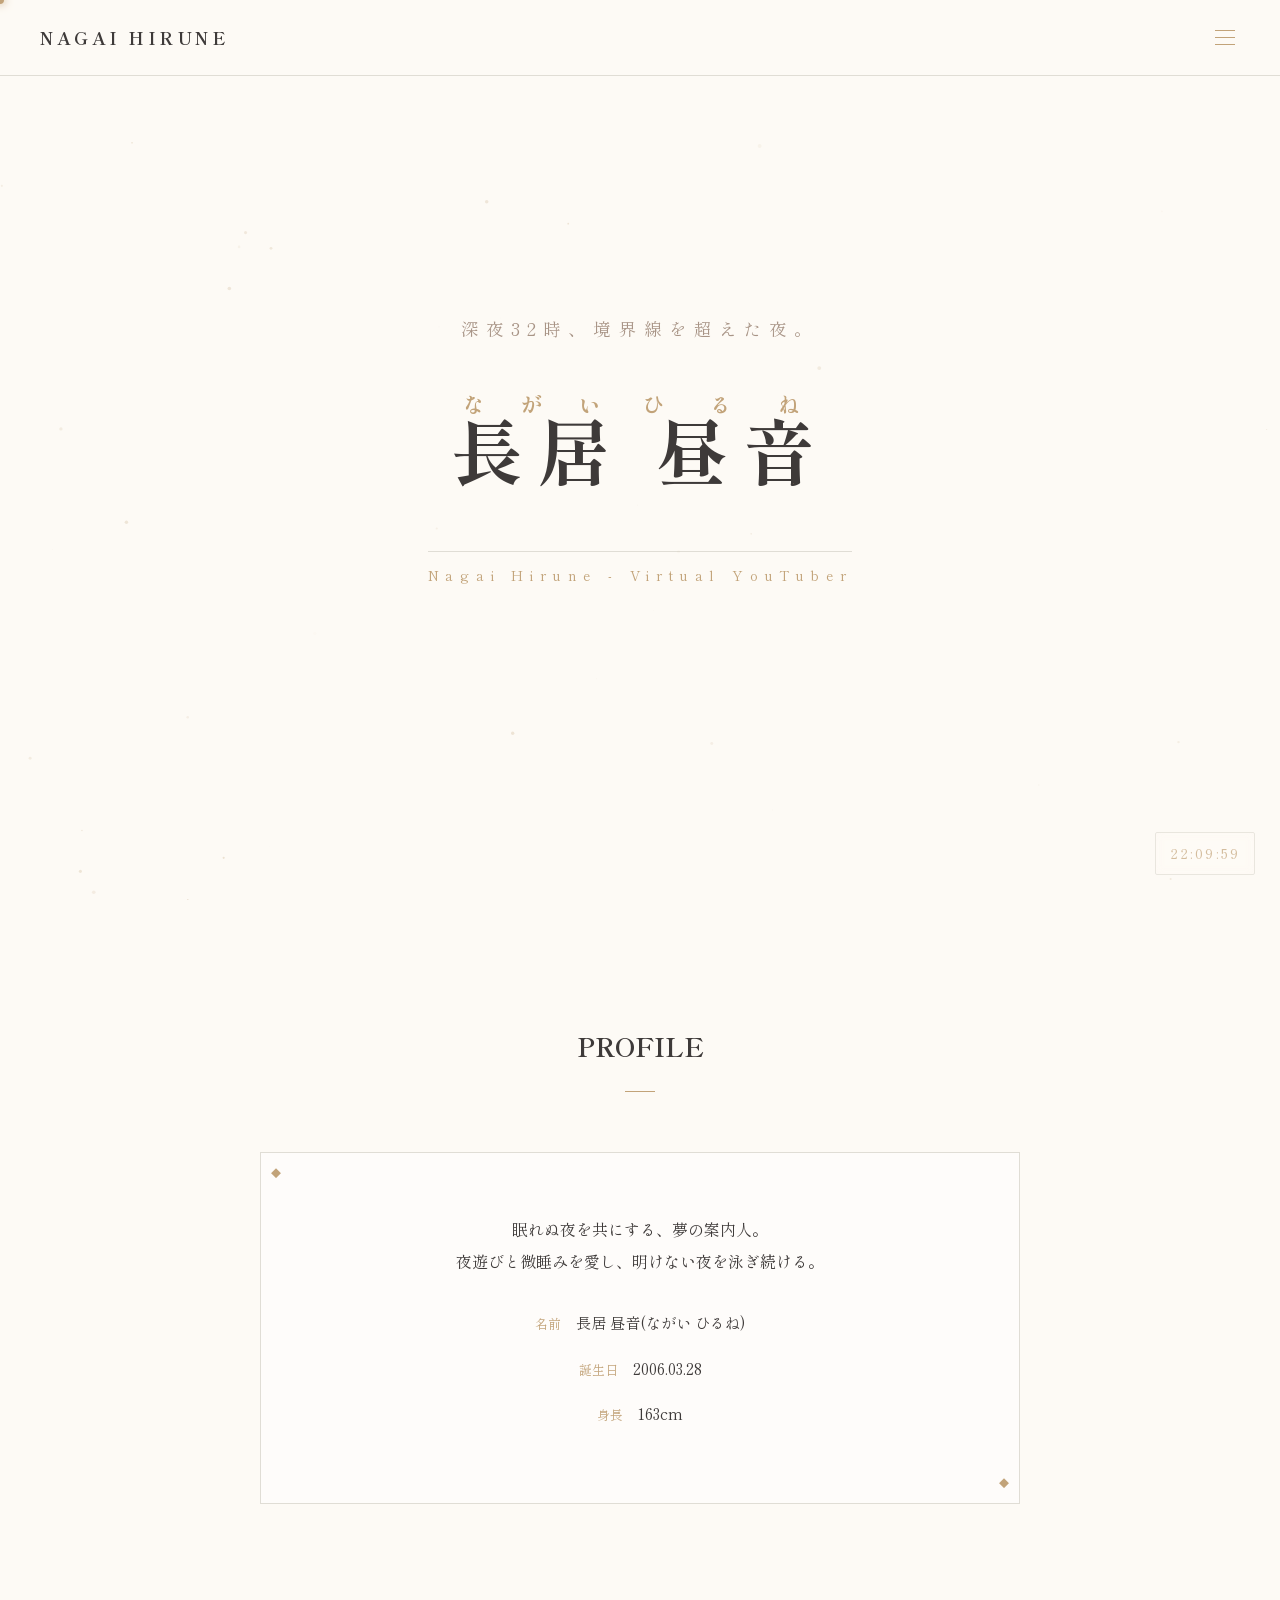
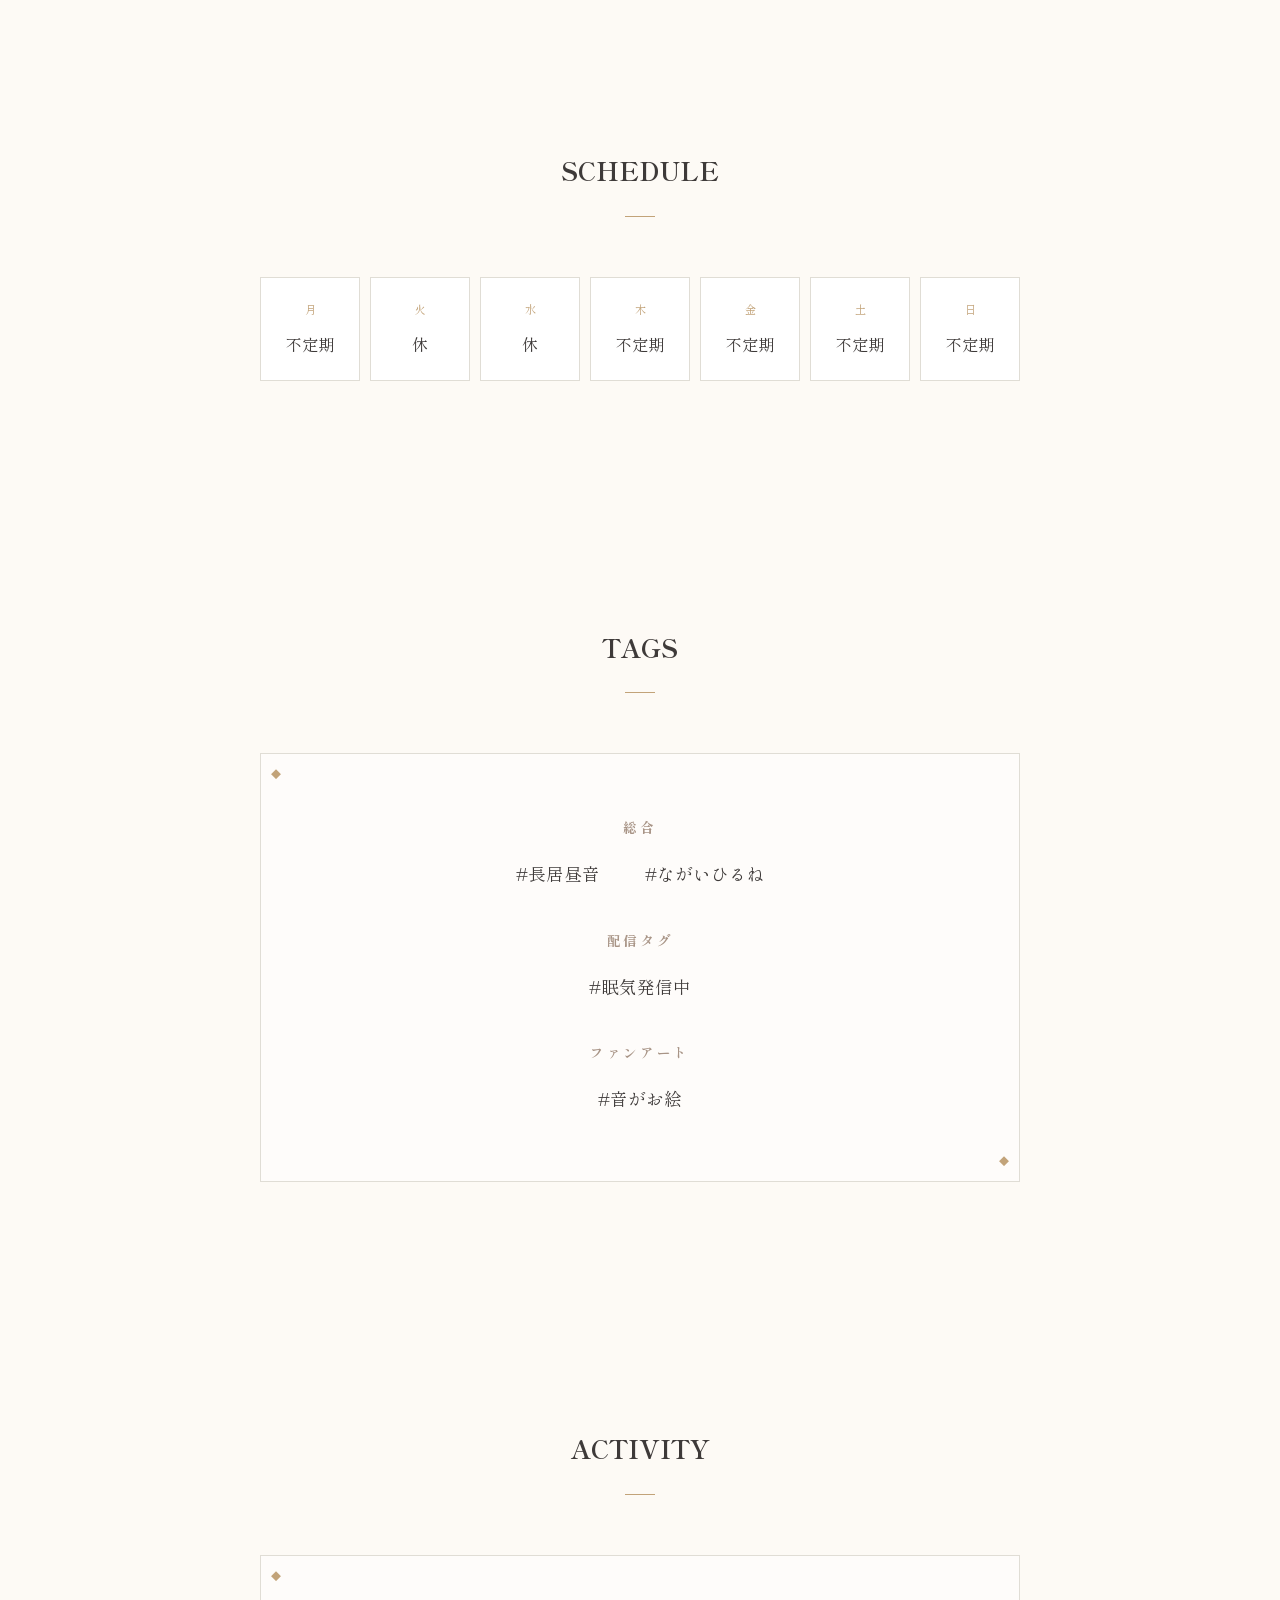
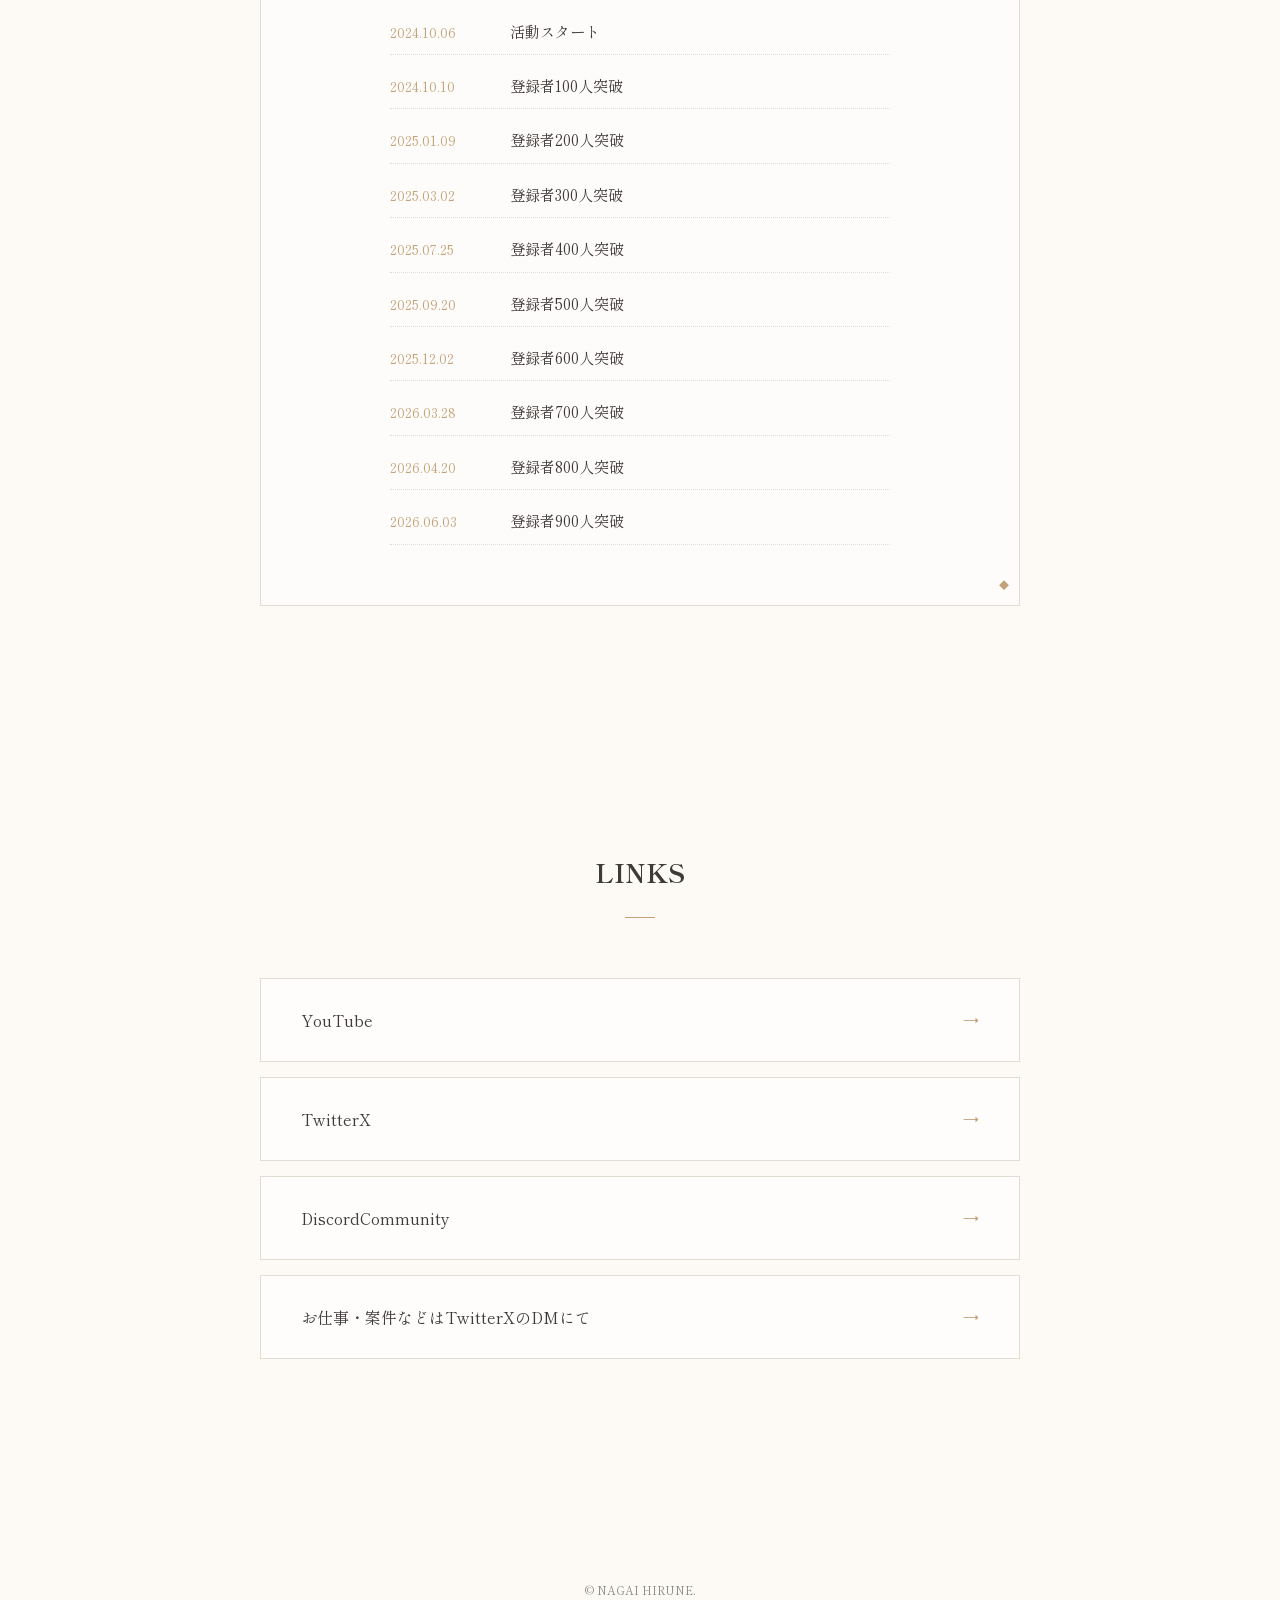
<file: index.html>
<!DOCTYPE html>
<html lang="ja">
<head>
    <meta charset="UTF-8">
    <meta name="viewport" content="width=device-width, initial-scale=1.0">
    <title>長居昼音 | Nagai Hirune - Official Site</title>
    
    <!-- Google Fonts -->
    <link rel="preconnect" href="https://fonts.googleapis.com">
    <link rel="preconnect" href="https://fonts.gstatic.com" crossorigin>
    <link href="https://fonts.googleapis.com/css2?family=Noto+Serif+JP:wght@400;700&family=Shippori+Mincho:wght@400;700&display=swap" rel="stylesheet">
    
    <link rel="stylesheet" href="style.css">
</head>
<body>
    <!-- カスタムカーソル（点） -->
    <div id="angel-cursor">
        <div class="cursor-pointer"></div>
    </div>

    <!-- 常駐時計（右下） -->
    <div id="digital-clock">00:00:00</div>

    <!-- 時報オーバーレイ（1時間ごと） -->
    <div id="time-signal">
        <div class="time-display">00:00</div>
        <div class="time-message">00:00になりました。</div>
    </div>

    <!-- ローディング -->
    <div id="loading">
        <div class="loading-icon"></div>
        <p>IMA LOADING...</p>
    </div>
    
    <canvas id="particle-canvas"></canvas>
    
    <header>
        <div class="logo">NAGAI HIRUNE</div>
        
        <!-- ハンバーガーメニュー制御用 -->
        <input type="checkbox" id="menu-btn-check">
        <label for="menu-btn-check" class="menu-btn">
            <span></span>
        </label>

        <!-- ナビゲーションメニュー -->
        <nav class="nav-content">
            <div class="nav-inner">
                <p class="nav-title">NAGAI HIRUNE OFFICIAL SITE.</p>
                
                <div class="nav-line"></div> <!-- 上の線 -->
                
                <ul>
                    <li><a href="#hero">TOP</a></li>
                    <li><a href="#profile">PROFILE</a></li>
                    <li><a href="#schedule">SCHEDULE</a></li>
                    <li><a href="#tags">TAGS</a></li>
                    <li><a href="#activity">ACTIVITY</a></li>
                    <li><a href="#links">LINKS</a></li>
                </ul>

                <div class="nav-line"></div> <!-- 下の線 -->
            </div>
        </nav>
    </header>

    <main>
        <section id="hero" class="active">
            <p class="hero-catch">深夜32時、境界線を超えた夜。</p>
            <div class="hero-name-container">
                <ruby class="horizontal-name">
                    長居<rt>ながい</rt> 昼音<rt>ひるね</rt>
                </ruby>
            </div>
            <p class="hero-sub">Nagai Hirune - Virtual YouTuber</p>
        </section>

        <section id="profile">
            <h2 class="section-title">PROFILE</h2>
            <div class="antique-frame">
                <div style="text-align: center;">
                    <p>眠れぬ夜を共にする、夢の案内人。<br>夜遊びと微睡みを愛し、明けない夜を泳ぎ続ける。</p>
                    <ul class="profile-list">
                        <li><span>名前</span>長居 昼音(ながい ひるね)</li>
                        <li><span>誕生日</span>2006.03.28</li>
                        <li><span>身長</span>163cm</li>
                    </ul>
                </div>
            </div>
        </section>

        <section id="schedule">
            <h2 class="section-title">SCHEDULE</h2>
            <div class="schedule-grid">
                <div class="schedule-item"><div class="day-name">月</div><div>不定期</div></div>
                <div class="schedule-item"><div class="day-name">火</div><div>休</div></div>
                <div class="schedule-item"><div class="day-name">水</div><div>休</div></div>
                <div class="schedule-item"><div class="day-name">木</div><div>不定期</div></div>
                <div class="schedule-item"><div class="day-name">金</div><div>不定期</div></div>
                <div class="schedule-item"><div class="day-name">土</div><div>不定期</div></div>
                <div class="schedule-item"><div class="day-name">日</div><div>不定期</div></div>
            </div>
        </section>

        <section id="tags">
            <h2 class="section-title">TAGS</h2>
            <div class="antique-frame">
                <div class="tags-container">
                    <div class="tag-group">
                        <h3>総合</h3>
                        <div class="tag-buttons">
                            <a href="https://x.com/hashtag/長居昼音" target="_blank" rel="noopener">#長居昼音</a>
                            <a href="https://x.com/hashtag/ながいひるね" target="_blank" rel="noopener">#ながいひるね</a>
                        </div>
                    </div>
                    <div class="tag-group">
                        <h3>配信タグ</h3>
                        <div class="tag-buttons">
                            <a href="https://x.com/hashtag/眠気発信中" target="_blank" rel="noopener">#眠気発信中</a>
                        </div>
                    </div>
                    <div class="tag-group">
                        <h3>ファンアート</h3>
                        <div class="tag-buttons">
                            <a href="https://x.com/hashtag/音がお絵" target="_blank" rel="noopener">#音がお絵</a>
                        </div>
                    </div>
                </div>
            </div>
        </section>

        <section id="activity">
            <h2 class="section-title">ACTIVITY</h2>
            <div class="antique-frame">
                <div class="activity-timeline">
                    <div class="activity-item">
                        <span class="activity-date">2024.10.06</span>
                        <span class="activity-content">活動スタート</span>
                    </div>
                    <div class="activity-item">
                        <span class="activity-date">2024.10.10</span>
                        <span class="activity-content">登録者100人突破</span>
                    </div>
                    <div class="activity-item">
                        <span class="activity-date">2025.01.09</span>
                        <span class="activity-content">登録者200人突破</span>
                    </div>
                    <div class="activity-item">
                        <span class="activity-date">2025.03.02</span>
                        <span class="activity-content">登録者300人突破</span>
                    </div>
                    <div class="activity-item">
                        <span class="activity-date">2025.07.25</span>
                        <span class="activity-content">登録者400人突破</span>
                    </div>
                    <div class="activity-item">
                        <span class="activity-date">2025.09.20</span>
                        <span class="activity-content">登録者500人突破</span>
                    </div>
                    <div class="activity-item">
                        <span class="activity-date">2025.12.02</span>
                        <span class="activity-content">登録者600人突破</span>
                    </div>
                    <div class="activity-item">
                        <span class="activity-date">2026.03.28</span>
                        <span class="activity-content">登録者700人突破</span>
                    </div>
                    <div class="activity-item">
                        <span class="activity-date">2026.04.20</span>
                        <span class="activity-content">登録者800人突破</span>
                    </div>
                    <div class="activity-item">
                        <span class="activity-date">2026.06.03</span>
                        <span class="activity-content">登録者900人突破</span>
                    </div>
                </div>
            </div>
        </section>

        <section id="links">
            <h2 class="section-title">LINKS</h2>
            <div class="links-list">
                <a href="https://www.youtube.com/channel/UCLt_Qu8GyaIgSY9wjMDE8pQ" target="_blank" rel="noopener" class="link-item"><span>YouTube</span><span class="arrow">→</span></a>
                <a href="https://x.com/longsiesta_vt" target="_blank" rel="noopener" class="link-item"><span>TwitterX</span><span class="arrow">→</span></a>
                <a href="https://discord.gg/etvpcABAGb" target="_blank" rel="noopener" class="link-item"><span>DiscordCommunity</span><span class="arrow">→</span></a>
                <a href="https://x.com/longsiesta_vt" target="_blank" rel="noopener" class="link-item work-link"><span>お仕事・案件などはTwitterXのDMにて</span><span class="arrow">→</span></a>
            </div>
        </section>
    </main>

    <footer>&copy; NAGAI HIRUNE.</footer>
    <script src="script.js"></script>
</body>
</html>
</file>
<file: style.css>
:root {
  --bg-paper: #fdfaf5;
  --text-main: #3e3a39;
  --accent-gold: #c2a379;
  --accent-soft: #a89486;
  --border-light: #e0ddd5;
  --transition-slow: all 1.2s cubic-bezier(0.22, 1, 0.36, 1);
}

/* --- 通常のカーソルを全要素で隠す --- */
html, body, a, button, * {
  cursor: none !important;
}

* { margin: 0; padding: 0; box-sizing: border-box; }

/* --- カスタムポインター --- */
#angel-cursor {
  position: fixed;
  pointer-events: none;
  z-index: 10001;
  left: 0; top: 0;
  transform: translate(-50%, -50%);
}
.cursor-pointer {
  width: 8px;
  height: 8px;
  background: var(--accent-gold);
  border-radius: 50%;
  box-shadow: 0 0 10px var(--accent-gold);
}

/* --- 羽根のエフェクト --- */
.trail-feather {
  position: fixed;
  pointer-events: none;
  z-index: 10000;
  background: white;
  border: 0.5px solid var(--accent-gold);
  border-radius: 100% 0% 100% 100%;
  opacity: 0.7;
  animation: featherFade 1.5s forwards ease-out;
}
@keyframes featherFade {
  0% { transform: translate(0, 0) rotate(0deg) scale(1); opacity: 0.7; }
  100% { transform: translate(15px, 25px) rotate(45deg) scale(0.3); opacity: 0; }
}

/* --- 時計・時報 --- */
#digital-clock {
  position: fixed;
  right: 25px;
  bottom: 25px;
  font-size: 0.9rem;
  color: var(--accent-gold);
  letter-spacing: 0.15em;
  z-index: 4000;
  opacity: 0.7;
  font-family: 'Shippori Mincho', serif;
  background: rgba(253, 250, 245, 0.6);
  padding: 6px 14px;
  border: 1px solid var(--border-light);
  backdrop-filter: blur(4px);
  border-radius: 2px;
}

#time-signal {
  position: fixed;
  inset: 0;
  display: flex;
  flex-direction: column;
  justify-content: center;
  align-items: center;
  z-index: 20000;
  background: rgba(253, 250, 245, 0.97);
  backdrop-filter: blur(15px);
  pointer-events: none;
  opacity: 0;
  transform: scale(1.05);
  transition: opacity 1.5s ease, transform 1.5s ease;
}
#time-signal.show { opacity: 1; transform: scale(1); }
.time-display { font-size: clamp(4.5rem, 18vw, 9rem); font-weight: 700; color: var(--accent-gold); font-family: 'Shippori Mincho', serif; line-height: 1; }
.time-message { font-size: 1.2rem; color: var(--text-main); margin-top: 25px; letter-spacing: 0.4em; }

/* 共通背景 */
body {
  background-color: var(--bg-paper);
  color: var(--text-main);
  font-family: 'Shippori Mincho', 'Noto Serif JP', serif;
  line-height: 2;
  overflow-x: hidden;
  background-image: url("https://www.transparenttextures.com/patterns/natural-paper.png");
}

/* ローディング */
#loading {
  position: fixed; inset: 0;
  background: var(--bg-paper);
  z-index: 10000;
  display: flex; flex-direction: column; justify-content: center; align-items: center;
  transition: opacity 1s ease;
}
#loading.hide { opacity: 0; pointer-events: none; }
.loading-icon {
  width: 40px; height: 40px;
  border: 1px solid var(--accent-gold);
  transform: rotate(45deg);
  animation: rotateDiamond 2s infinite linear;
  margin-bottom: 20px;
}
@keyframes rotateDiamond { 100% { transform: rotate(225deg); } }

/* レイアウト */
header {
  position: fixed; top: 0; width: 100%; padding: 20px 40px;
  display: flex; justify-content: space-between; align-items: center;
  z-index: 5000; background: rgba(253, 250, 245, 0.8);
  backdrop-filter: blur(5px); border-bottom: 1px solid var(--border-light);
}
.logo { font-weight: 700; letter-spacing: 0.2em; font-size: 1.1rem; }

/* --- ハンバーガーメニューデザイン --- */
#menu-btn-check { display: none; }
.menu-btn {
    display: flex; height: 30px; width: 30px;
    justify-content: center; align-items: center; z-index: 6000;
}
.menu-btn span, .menu-btn span:before, .menu-btn span:after {
    content: ''; display: block; height: 1px; width: 20px;
    background-color: var(--accent-gold); position: absolute; transition: all .5s;
}
.menu-btn span:before { bottom: 7px; }
.menu-btn span:after { top: 7px; }
#menu-btn-check:checked ~ .menu-btn span { background-color: transparent; }
#menu-btn-check:checked ~ .menu-btn span::before { bottom: 0; transform: rotate(45deg); }
#menu-btn-check:checked ~ .menu-btn span::after { top: 0; transform: rotate(-45deg); }

/* --- ナビゲーションメニュー画面（調整版） --- */
.nav-content {
    position: fixed; top: 0; left: 100%; width: 100%; height: 100vh;
    background: rgba(253, 250, 245, 0.98); z-index: 5500;
    display: flex; justify-content: center; align-items: center;
    transition: all 0.7s cubic-bezier(0.22, 1, 0.36, 1);
}
#menu-btn-check:checked ~ .nav-content { left: 0; }

.nav-inner {
    width: 80%;
    max-width: 400px;
    text-align: center;
}

.nav-title {
    font-size: 0.9rem;
    color: var(--accent-soft);
    letter-spacing: 0.3em;
    margin-bottom: 20px;
    font-family: 'Shippori Mincho', serif;
}

.nav-line {
    width: 100%;
    height: 1px;
    background: linear-gradient(to right, transparent, var(--accent-gold), transparent);
    margin: 10px 0;
}

.nav-content ul { list-style: none; padding: 20px 0; }

.nav-content ul li {
    margin: 15px 0;
    opacity: 0;
    transform: translateY(10px);
    transition: 0.5s ease-out;
}

/* メニューが開いた時に順番に表示するアニメーション */
#menu-btn-check:checked ~ .nav-content ul li { opacity: 1; transform: translateY(0); }
#menu-btn-check:checked ~ .nav-content ul li:nth-child(1) { transition-delay: 0.3s; }
#menu-btn-check:checked ~ .nav-content ul li:nth-child(2) { transition-delay: 0.4s; }
#menu-btn-check:checked ~ .nav-content ul li:nth-child(3) { transition-delay: 0.5s; }
#menu-btn-check:checked ~ .nav-content ul li:nth-child(4) { transition-delay: 0.6s; }
#menu-btn-check:checked ~ .nav-content ul li:nth-child(5) { transition-delay: 0.7s; }
#menu-btn-check:checked ~ .nav-content ul li:nth-child(6) { transition-delay: 0.8s; }

.nav-content ul li a {
    text-decoration: none; color: var(--text-main); font-size: 1.4rem;
    letter-spacing: 0.3em; display: block; padding: 10px; transition: 0.3s;
}
.nav-content ul li a:hover { color: var(--accent-gold); transform: scale(1.05); }

/* 各セクション */
#hero { height: 100vh; display: flex; flex-direction: column; justify-content: center; align-items: center; text-align: center; }
.hero-catch { font-size: 1.1rem; letter-spacing: 0.4em; color: var(--accent-soft); margin-bottom: 30px; }
.horizontal-name { font-size: clamp(2.5rem, 8vw, 4.5rem); font-weight: 700; letter-spacing: 0.2em; }
rt { font-size: 0.3em; letter-spacing: 0.5em; color: var(--accent-gold); }
.hero-sub { font-size: 0.85rem; letter-spacing: 0.5em; color: var(--accent-gold); margin-top: 30px; border-top: 1px solid var(--border-light); padding-top: 10px; }

section { max-width: 800px; margin: 0 auto; padding: 120px 20px; opacity: 0; transform: translateY(40px); transition: var(--transition-slow); }
section.active { opacity: 1; transform: translateY(0); }
.section-title { text-align: center; font-size: 1.6rem; margin-bottom: 60px; }
.section-title::after { content: ''; display: block; width: 30px; height: 1px; background: var(--accent-gold); margin: 20px auto; }

.antique-frame { border: 1px solid var(--border-light); padding: 60px 40px; position: relative; background: rgba(255, 255, 255, 0.5); }
.antique-frame::before, .antique-frame::after { content: '◆'; position: absolute; color: var(--accent-gold); font-size: 10px; }
.antique-frame::before { top: 10px; left: 10px; }
.antique-frame::after { bottom: 10px; right: 10px; }

.profile-list { list-style: none; text-align: center; margin-top: 30px; }
.profile-list li { margin: 15px 0; font-size: 0.95rem; }
.profile-list span { color: var(--accent-gold); margin-right: 15px; font-size: 0.8rem; }

.schedule-grid { display: grid; grid-template-columns: repeat(auto-fit, minmax(90px, 1fr)); gap: 10px; }
.schedule-item { border: 1px solid var(--border-light); padding: 20px 5px; text-align: center; background: white; }
.day-name { font-size: 0.7rem; color: var(--accent-gold); margin-bottom: 8px; }

.tags-container { display: flex; flex-direction: column; gap: 30px; text-align: center; }
.tag-group h3 { font-size: 0.85rem; color: var(--accent-soft); margin-bottom: 10px; letter-spacing: 0.2em; }
.tag-buttons { display: flex; justify-content: center; flex-wrap: wrap; gap: 15px; }
.tag-buttons a { text-decoration: none; color: var(--text-main); font-size: 1.1rem; padding: 5px 15px; transition: 0.3s; }
.tag-buttons a:hover { color: var(--accent-gold); border-bottom: 1px solid var(--accent-gold); }

.activity-timeline { max-width: 500px; margin: 0 auto; text-align: left; display: flex; flex-direction: column; gap: 15px; }
.activity-item { display: flex; justify-content: flex-start; align-items: baseline; border-bottom: 1px dotted var(--border-light); padding-bottom: 8px; transition: 0.3s; }
.activity-item:hover { border-bottom-color: var(--accent-gold); transform: translateX(5px); }
.activity-date { font-size: 0.85rem; color: var(--accent-gold); width: 120px; flex-shrink: 0; }
.activity-content { font-size: 0.95rem; color: var(--text-main); }

.links-list { display: flex; flex-direction: column; gap: 15px; }
.link-item { text-decoration: none; color: var(--text-main); border: 1px solid var(--border-light); padding: 25px 40px; display: flex; justify-content: space-between; align-items: center; background: rgba(255,255,255,0.6); transition: 0.4s; }
.link-item:hover { border-color: var(--accent-gold); background: var(--bg-paper); padding-left: 50px; }
.arrow { color: var(--accent-gold); transition: 0.4s; }

footer { text-align: center; padding: 100px 0 50px; font-size: 0.7rem; opacity: 0.6; }
canvas#particle-canvas { position: fixed; inset: 0; z-index: 1; pointer-events: none; }

@media (max-width: 600px) {
  .horizontal-name { font-size: 2.2rem; }
  .antique-frame { padding: 40px 20px; }
  section { padding: 80px 20px; }
  #digital-clock { right: 10px; bottom: 10px; font-size: 0.8rem; }
  header { padding: 15px 20px; }
  .nav-inner { width: 90%; }
}
</file>
